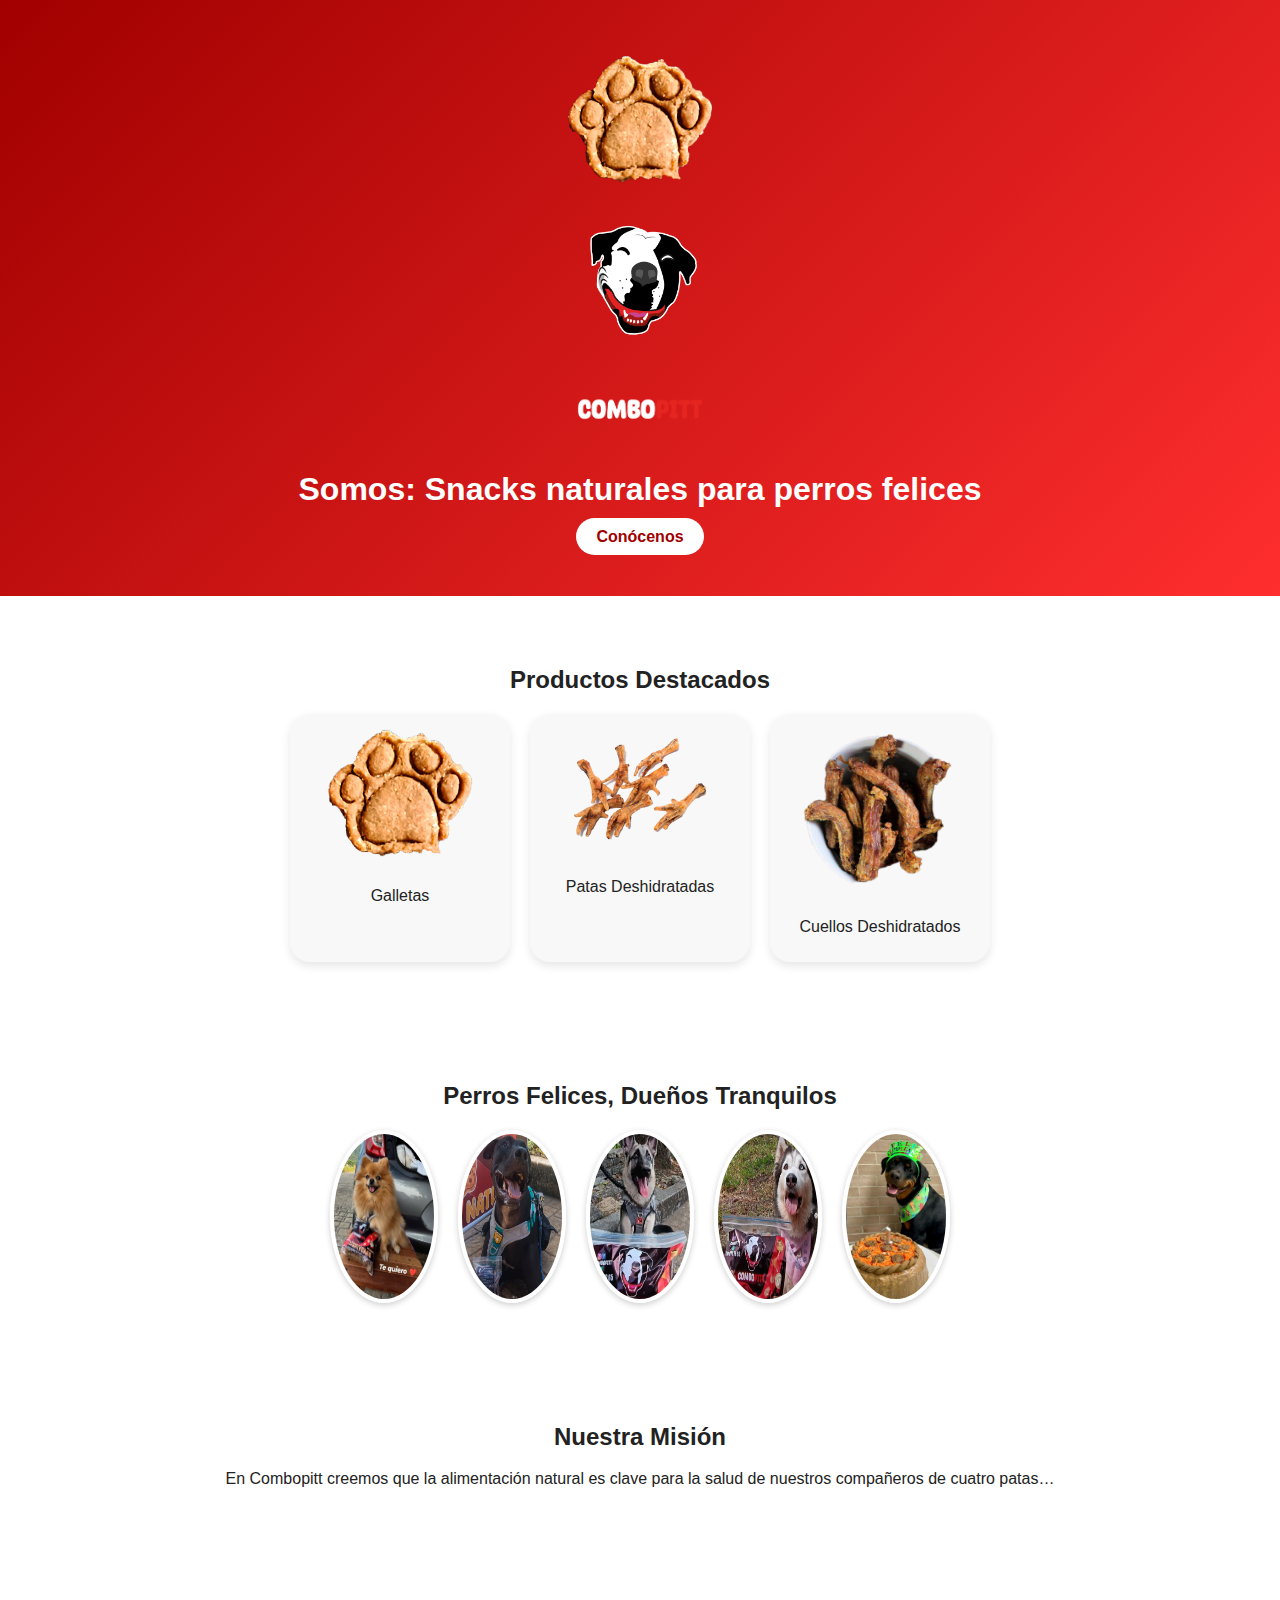
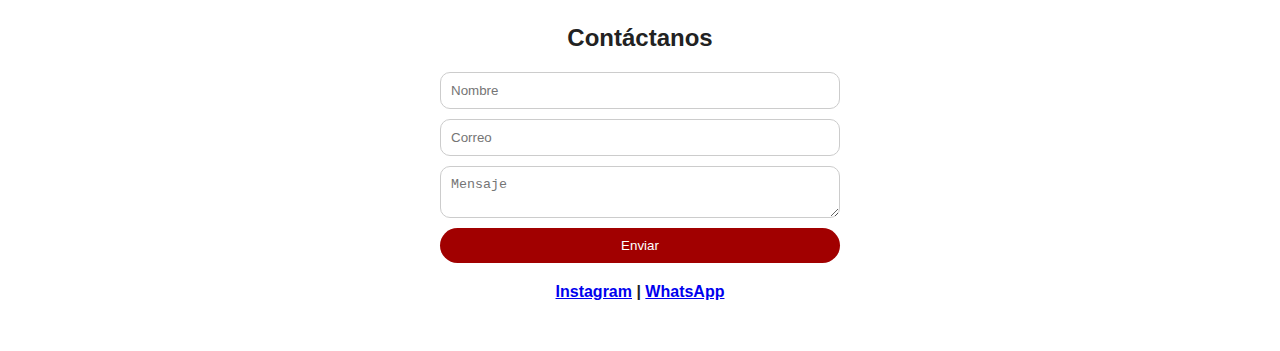
<file: index.html>
<!DOCTYPE html>
<html lang="es">
<head>
    <meta charset="UTF-8" />
    <meta name="viewport" content="width=device-width, initial-scale=1.0"/>
    <title>Combopitt</title>
    <link rel="stylesheet" href="style.css" />
</head>
<body>
    <header class="hero">
        <img src="assets/galleta.png" alt="Galleta Combopitt" class="hero-cookie" />
        <img src="assets/logo.png" alt="Logo" class="logo" />
        <img src="assets/letras.png" alt="Letras Combopitt" class="letras" />
        <h1>Somos: Snacks naturales para perros felices</h1>
        <a href="#productos" class="btn">Conócenos</a>
    </header>

    <section id="productos" class="productos">
        <h2>Productos Destacados</h2>
        <div class="galeria">
            <div class="card"><img src="assets/galleta.png" alt="Galleta"/><p>Galletas</p></div>
            <div class="card"><img src="assets/patas.png" alt="Patas"/><p>Patas Deshidratadas</p></div>
            <div class="card"><img src="assets/cuellos.png" alt="Cuellos"/><p>Cuellos Deshidratados</p></div>
        </div>
    </section>

    <section class="felicidad">
        <h2>Perros Felices, Dueños Tranquilos</h2>
        <div class="perros">
            <img src="assets/perro1.png"/>
            <img src="assets/perro2.png"/>
            <img src="assets/perro3.png"/>
            <img src="assets/perro4.png"/>
            <img src="assets/perro5.png"/>
        </div>
    </section>

    <section class="nosotros">
        <h2>Nuestra Misión</h2>
        <p>En Combopitt creemos que la alimentación natural es clave para la salud de nuestros compañeros de cuatro patas…</p>
    </section>

    <section class="contacto">
        <h2>Contáctanos</h2>
        <form>
            <input type="text" placeholder="Nombre" required />
            <input type="email" placeholder="Correo" required />
            <textarea placeholder="Mensaje"></textarea>
            <button type="submit">Enviar</button>
        </form>
        <div class="sociales">
            <a href="#">Instagram</a> | <a href="#">WhatsApp</a>
        </div>
    </section>
</body>
</html>
</file>
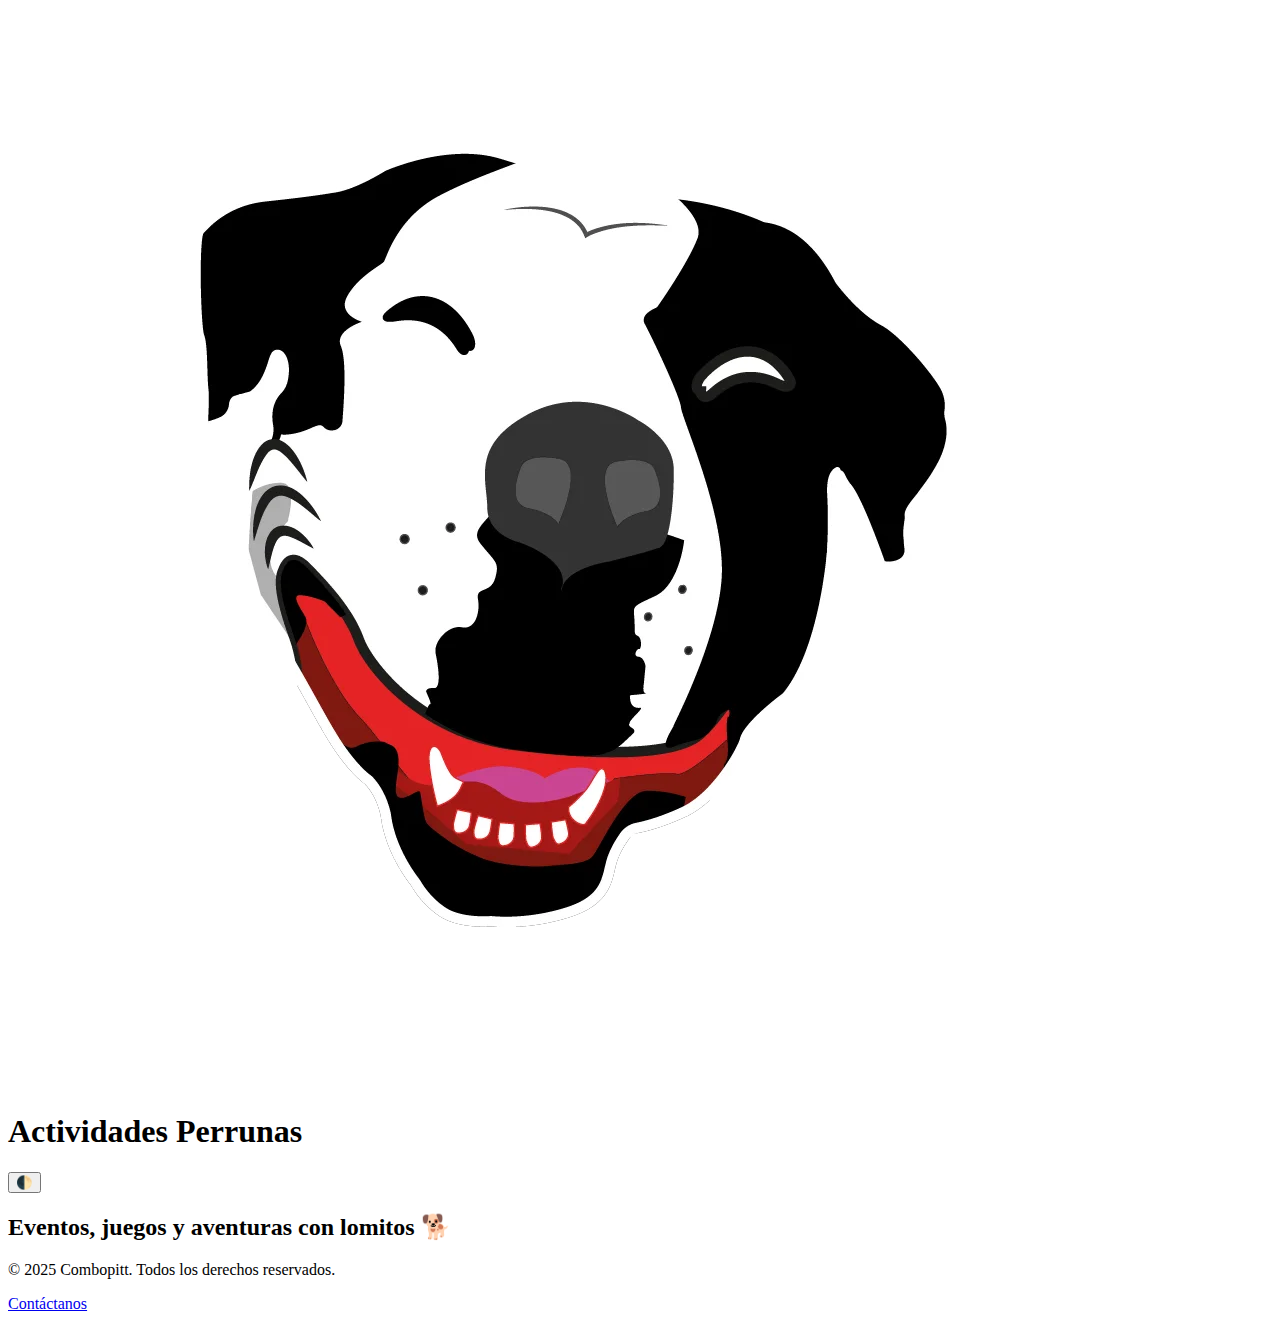
<file: actividades.html>
<!DOCTYPE html>
<html lang="es">
<head>
  <meta charset="UTF-8" />
  <meta name="viewport" content="width=device-width, initial-scale=1.0" />
  <meta name="description" content="Actividades y eventos caninos organizados por Combopitt" />
  <meta name="keywords" content="perros, actividades, eventos, combopitt" />
  <meta property="og:title" content="Actividades – Combopitt" />
  <meta property="og:description" content="Descubre nuestras actividades perrunas: encuentros, paseos, juegos y más." />
  <meta property="og:image" content="assets/logo.webp" />
  <meta property="og:url" content="https://tusitio.com/actividades.html" />
  <title>Actividades – Combopitt</title>
  <link rel="icon" href="assets/favicon.ico" type="image/x-icon" />
  <link rel="stylesheet" href="css/style.css" />
  <link rel="stylesheet" href="css/darkmode-toggle.css" />
</head>
<body>

  <header class="main-header">
    <img src="assets/logo.webp" alt="Logo Combopitt" class="logo" />
    <h1 class="brand-name">Actividades Perrunas</h1>
    <button id="modo-oscuro-toggle" aria-label="Cambiar modo claro/oscuro">🌓</button>
  </header>

  <section class="actividades-container">
    <h2>Eventos, juegos y aventuras con lomitos 🐕</h2>
    <div id="actividadesGrid" class="grid-actividades">
      <!-- Las tarjetas se cargan desde cargarActividades.js -->
    </div>
  </section>

  <footer class="footer">
    <p>&copy; 2025 Combopitt. Todos los derechos reservados.</p>
    <a href="contacto.html">Contáctanos</a>
  </footer>

  <script src="js/modoOscuro.js"></script>
  <script src="js/cargarActividades.js"></script>
</body>
</html>
</file>
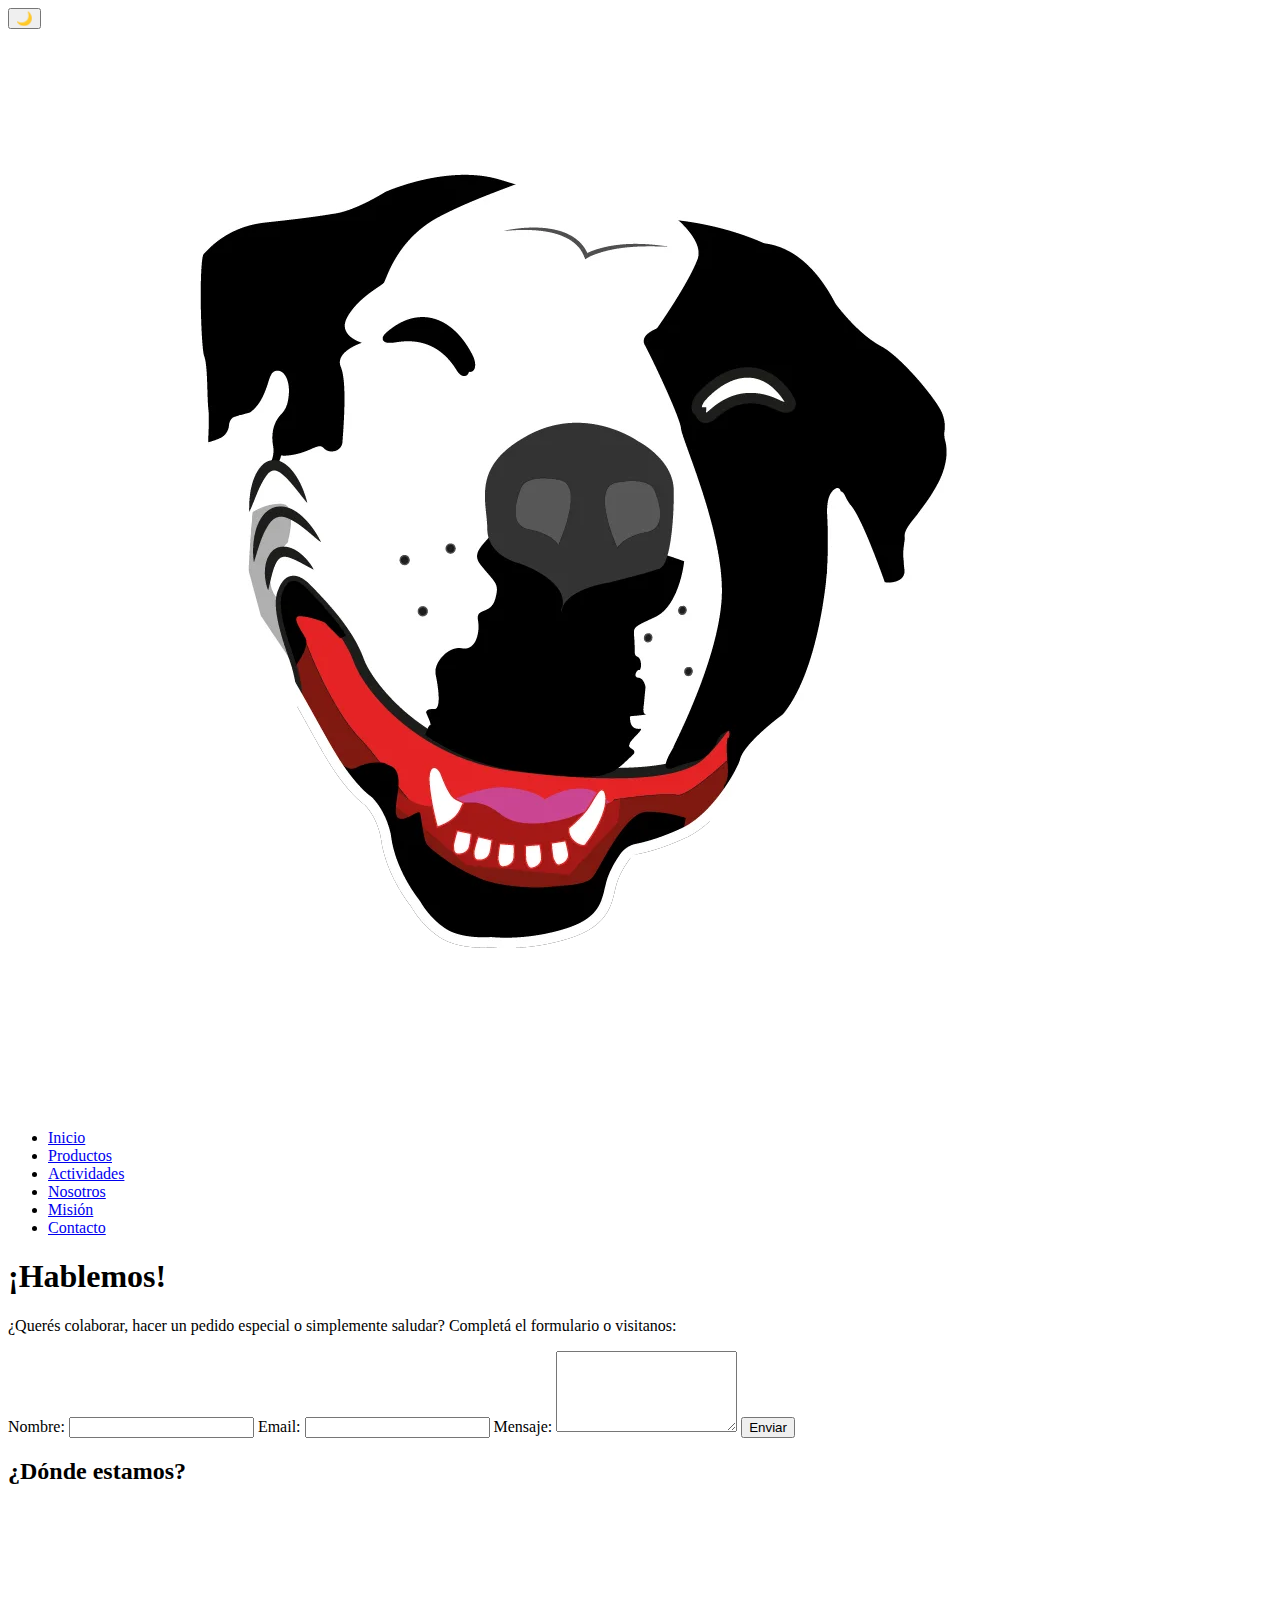
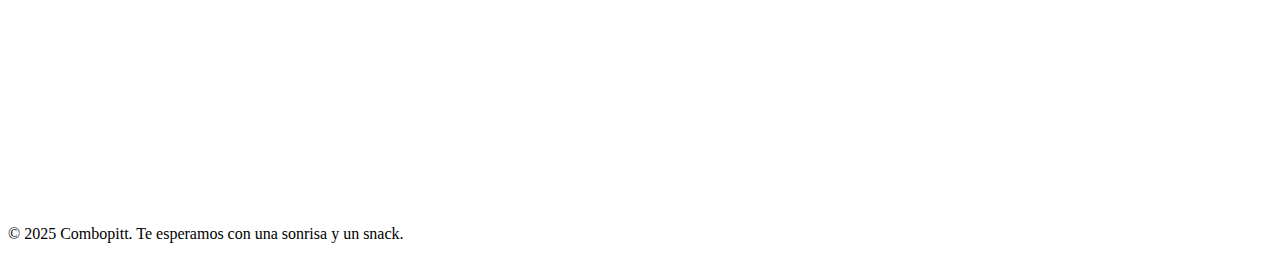
<file: contacto.html>
<!DOCTYPE html>
<html lang="es">
<head>
  <meta charset="UTF-8" />
  <meta name="viewport" content="width=device-width, initial-scale=1.0" />
  <title>Contacto – Combopitt</title>
  <meta name="description" content="¿Querés contactarnos? Escribinos o vení a visitarnos. ¡Nos encantaría conocerte!">
  <link rel="stylesheet" href="css/style.css" />
  <link rel="stylesheet" href="css/darkmode-toggle.css" />
  <script src="js/modoOscuro.js" defer></script>
  <script src="js/animaciones.js" defer></script>
</head>
<body class="contacto-body">

  <!-- Botón de modo oscuro -->
  <div class="darkmode-toggle">
    <button id="darkmode-btn" aria-label="Alternar modo oscuro">🌙</button>
  </div>

  <header class="main-header">
    <a href="index.html" class="logo">
      <img src="assets/logo.webp" alt="Logo Combopitt" loading="lazy" />
    </a>
    <nav>
      <ul>
        <li><a href="index.html">Inicio</a></li>
        <li><a href="productos.html">Productos</a></li>
        <li><a href="actividades.html">Actividades</a></li>
        <li><a href="nosotros.html">Nosotros</a></li>
        <li><a href="mision.html">Misión</a></li>
        <li class="active"><a href="contacto.html">Contacto</a></li>
      </ul>
    </nav>
  </header>

  <main class="contacto-content">
    <section class="formulario-section" data-sr>
      <h1>¡Hablemos!</h1>
      <p>¿Querés colaborar, hacer un pedido especial o simplemente saludar? Completá el formulario o visitanos:</p>

      <form class="contact-form" action="#" method="POST">
        <label for="nombre">Nombre:</label>
        <input type="text" id="nombre" name="nombre" required />

        <label for="email">Email:</label>
        <input type="email" id="email" name="email" required />

        <label for="mensaje">Mensaje:</label>
        <textarea id="mensaje" name="mensaje" rows="5" required></textarea>

        <button type="submit" class="boton-principal">Enviar</button>
      </form>
    </section>

    <section class="mapa-section" data-sr>
      <h2>¿Dónde estamos?</h2>
      <div class="mapa-container">
        <iframe
          src="https://www.google.com/maps/embed?pb=!1m18!1m12!1m3!1d3282.9588251975995!2d-58.456792824265225!3d-34.630932659185736!2m3!1f0!2f0!3f0!3m2!1i1024!2i768!4f13.1!3m3!1m2!1s0x95bccae2843e0d8f%3A0xf1e6b13df6a3277!2sParque%20Centenario%2C%20CABA!5e0!3m2!1ses-419!2sar!4v1714572443611!5m2!1ses-419!2sar"
          width="100%"
          height="300"
          style="border:0;"
          allowfullscreen=""
          loading="lazy"
          referrerpolicy="no-referrer-when-downgrade"
        ></iframe>
      </div>
    </section>
  </main>

  <footer class="footer">
    <p>&copy; 2025 Combopitt. Te esperamos con una sonrisa y un snack.</p>
  </footer>

</body>
</html>
</file>
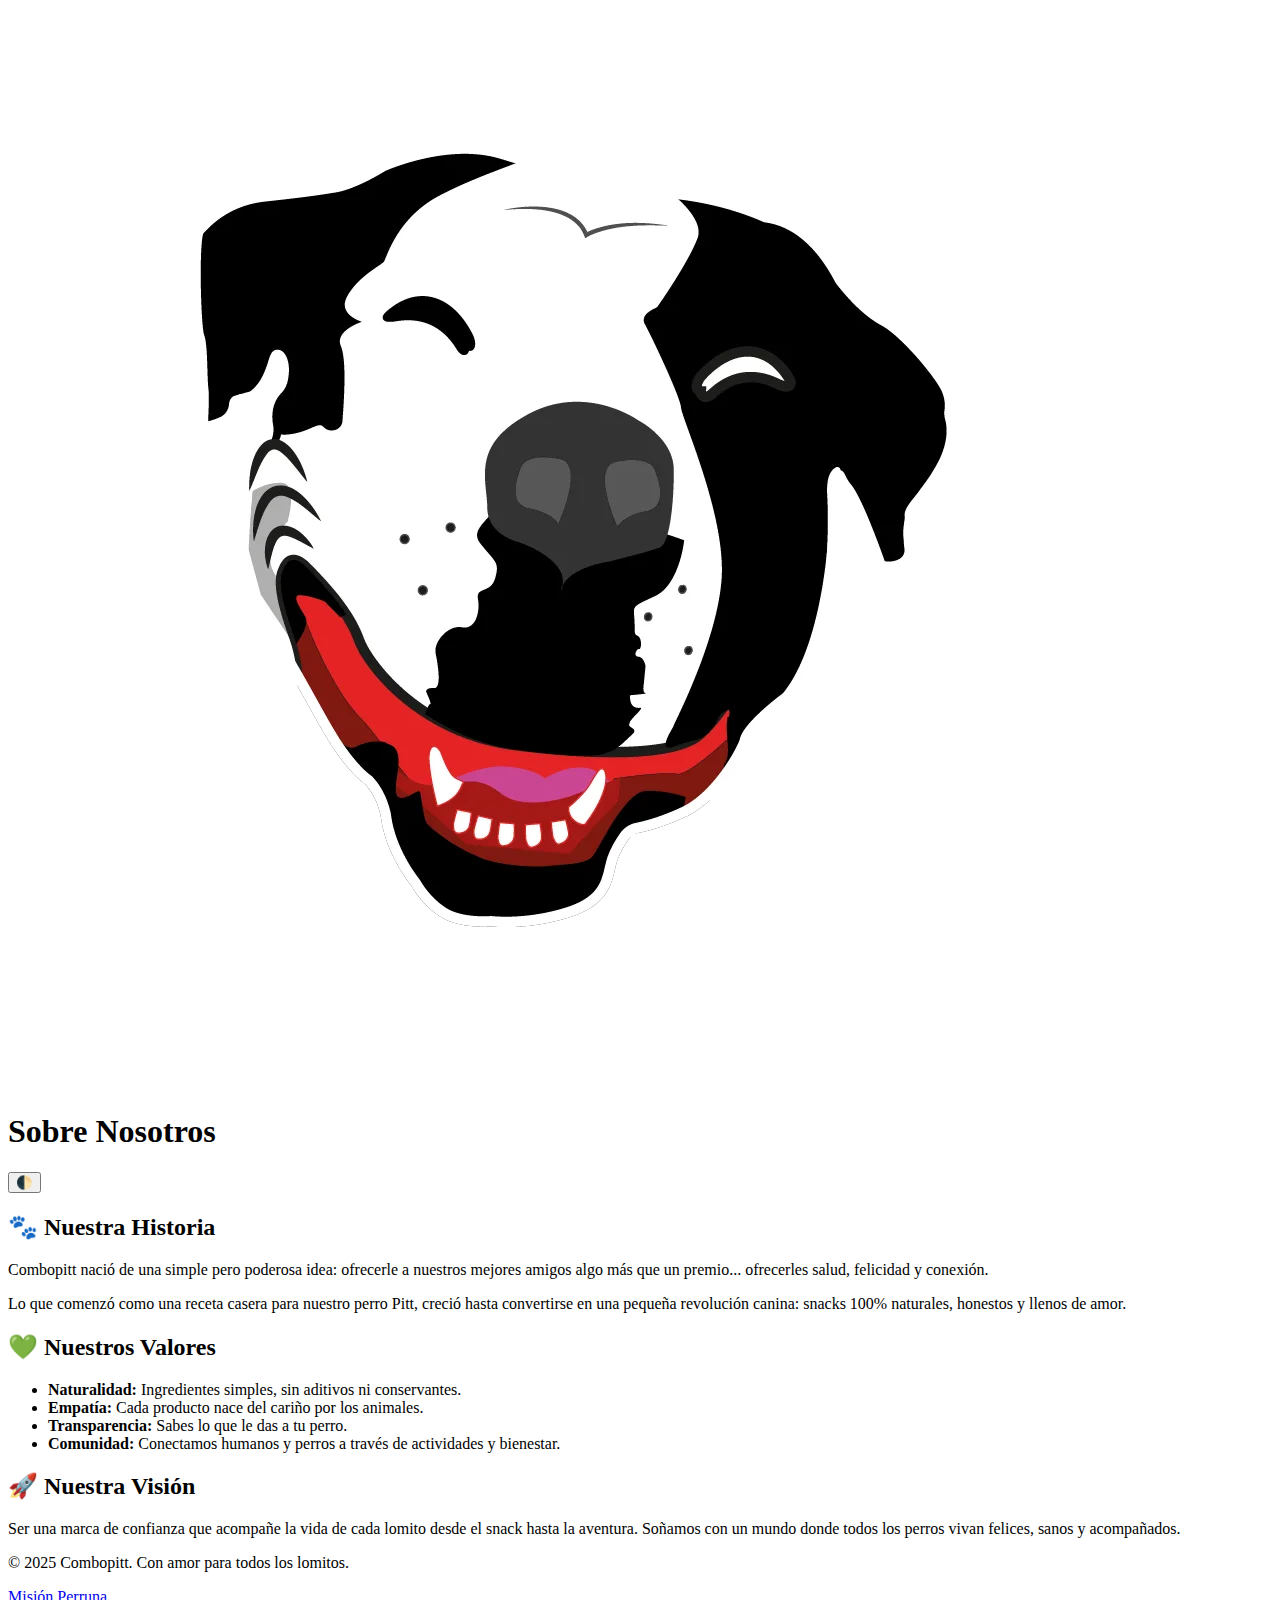
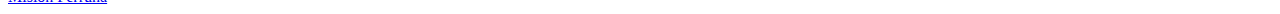
<file: nosotros.html>
<!DOCTYPE html>
<html lang="es">
<head>
  <meta charset="UTF-8" />
  <meta name="viewport" content="width=device-width, initial-scale=1.0" />
  <meta name="description" content="Conoce la historia y valores de Combopitt, snacks naturales para perros" />
  <meta name="keywords" content="nosotros, historia, valores, combopitt, perros, marca" />
  <meta property="og:title" content="Nosotros – Combopitt" />
  <meta property="og:description" content="Somos amantes de los lomitos. Así nació Combopitt: snacks con propósito." />
  <meta property="og:image" content="assets/logo.webp" />
  <meta property="og:url" content="https://tusitio.com/nosotros.html" />
  <title>Nosotros – Combopitt</title>
  <link rel="icon" href="assets/favicon.ico" type="image/x-icon" />
  <link rel="stylesheet" href="css/style.css" />
  <link rel="stylesheet" href="css/darkmode-toggle.css" />
</head>
<body>

  <header class="main-header">
    <img src="assets/logo.webp" alt="Logo Combopitt" class="logo" />
    <h1 class="brand-name">Sobre Nosotros</h1>
    <button id="modo-oscuro-toggle" aria-label="Cambiar modo claro/oscuro">🌓</button>
  </header>

  <main class="nosotros-container">
    <section class="historia">
      <h2>🐾 Nuestra Historia</h2>
      <p>
        Combopitt nació de una simple pero poderosa idea: ofrecerle a nuestros mejores amigos
        algo más que un premio... ofrecerles salud, felicidad y conexión.
      </p>
      <p>
        Lo que comenzó como una receta casera para nuestro perro Pitt, creció hasta convertirse en una
        pequeña revolución canina: snacks 100% naturales, honestos y llenos de amor.
      </p>
    </section>

    <section class="valores">
      <h2>💚 Nuestros Valores</h2>
      <ul>
        <li><strong>Naturalidad:</strong> Ingredientes simples, sin aditivos ni conservantes.</li>
        <li><strong>Empatía:</strong> Cada producto nace del cariño por los animales.</li>
        <li><strong>Transparencia:</strong> Sabes lo que le das a tu perro.</li>
        <li><strong>Comunidad:</strong> Conectamos humanos y perros a través de actividades y bienestar.</li>
      </ul>
    </section>

    <section class="vision">
      <h2>🚀 Nuestra Visión</h2>
      <p>
        Ser una marca de confianza que acompañe la vida de cada lomito desde el snack hasta la aventura.
        Soñamos con un mundo donde todos los perros vivan felices, sanos y acompañados.
      </p>
    </section>
  </main>

  <footer class="footer">
    <p>&copy; 2025 Combopitt. Con amor para todos los lomitos.</p>
    <a href="mision.html">Misión Perruna</a>
  </footer>

  <script src="js/modoOscuro.js"></script>
</body>
</html>
</file>
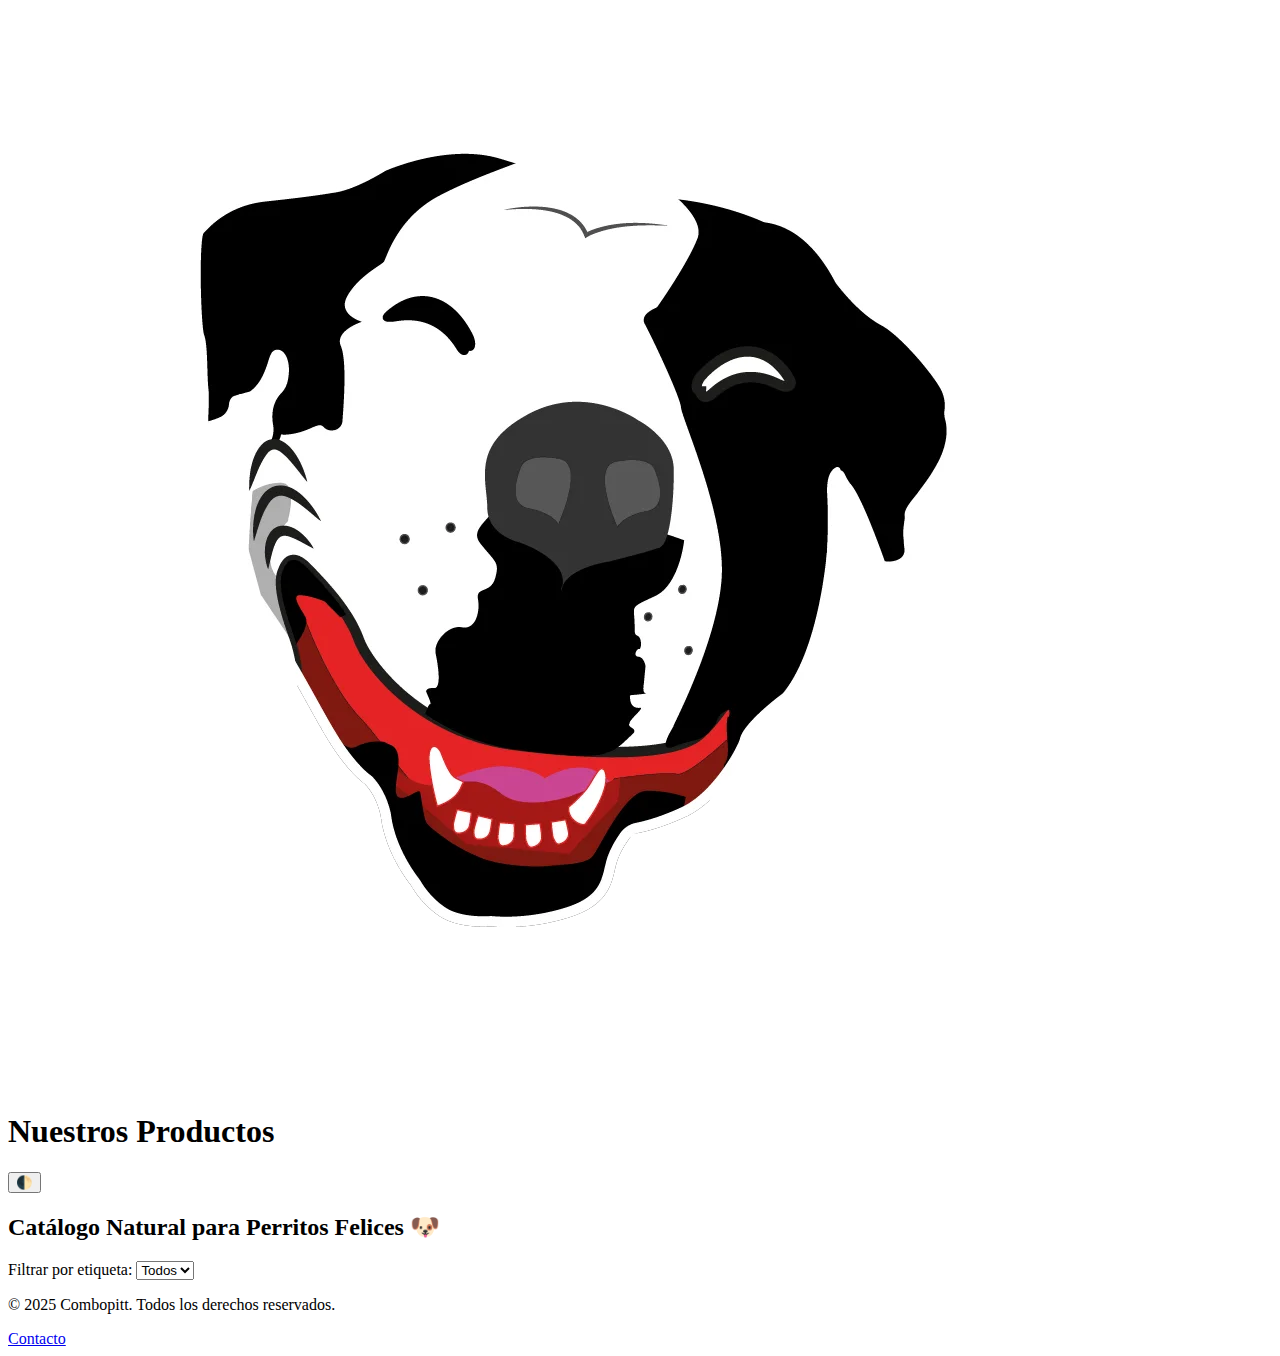
<file: productos.html>
<!DOCTYPE html>
<html lang="es">
<head>
  <meta charset="UTF-8" />
  <meta name="viewport" content="width=device-width, initial-scale=1.0" />
  <meta name="description" content="Catálogo de snacks naturales para perros – Combopitt" />
  <meta name="keywords" content="snacks, perros, productos naturales, catálogo, combopitt" />
  <meta property="og:title" content="Catálogo – Combopitt" />
  <meta property="og:description" content="Explora nuestra variedad de snacks naturales para perros felices y saludables." />
  <meta property="og:image" content="assets/logo.webp" />
  <meta property="og:url" content="https://tusitio.com/productos.html" />
  <title>Productos – Combopitt</title>
  <link rel="icon" href="assets/favicon.ico" type="image/x-icon" />
  <link rel="stylesheet" href="css/style.css" />
  <link rel="stylesheet" href="css/darkmode-toggle.css" />
</head>
<body>

  <header class="main-header">
    <img src="assets/logo.webp" alt="Logo Combopitt" class="logo" />
    <h1 class="brand-name">Nuestros Productos</h1>
    <button id="modo-oscuro-toggle" aria-label="Cambiar modo claro/oscuro">🌓</button>
  </header>

  <section class="productos-container">
    <h2>Catálogo Natural para Perritos Felices 🐶</h2>

    <!-- Filtros -->
    <div class="filtros">
      <label for="etiquetaSelect">Filtrar por etiqueta:</label>
      <select id="etiquetaSelect">
        <option value="todos">Todos</option>
        <!-- Opciones dinámicas desde JS -->
      </select>
    </div>

    <!-- Grid de productos -->
    <div id="productosGrid" class="grid-productos">
      <!-- Se insertarán tarjetas desde cargarProductos.js -->
    </div>
  </section>

  <footer class="footer">
    <p>&copy; 2025 Combopitt. Todos los derechos reservados.</p>
    <a href="contacto.html">Contacto</a>
  </footer>

  <script src="js/modoOscuro.js"></script>
  <script src="js/cargarProductos.js"></script>
</body>
</html>
</file>
<file: style.css>
body {
    margin: 0;
    font-family: 'Arial', sans-serif;
    background: #fff;
    color: #222;
}

.hero {
    background: linear-gradient(135deg, #a10000, #ff2e2e);
    text-align: center;
    padding: 50px 20px;
    color: white;
}

.hero img.hero-cookie {
    width: 200px;
    animation: fadeIn 2s ease-out;
}

.hero .logo, .hero .letras {
    width: 150px;
    margin: 10px auto;
    display: block;
}

.hero h1 {
    font-size: 2rem;
    margin: 20px 0;
}

.btn {
    background: white;
    color: #a10000;
    padding: 10px 20px;
    border-radius: 30px;
    text-decoration: none;
    font-weight: bold;
}

.productos, .felicidad, .nosotros, .contacto {
    padding: 50px 20px;
    text-align: center;
}

.galeria, .perros {
    display: flex;
    justify-content: center;
    gap: 20px;
    flex-wrap: wrap;
}

.card {
    width: 200px;
    padding: 10px;
    background: #f8f8f8;
    border-radius: 20px;
    box-shadow: 0 4px 10px rgba(0,0,0,0.1);
    transition: transform 0.3s ease;
}

.card:hover {
    transform: scale(1.05);
}

.card img {
    width: 100%;
    border-radius: 10px;
}

.perros img {
    width: 100px;
    border-radius: 50%;
    border: 4px solid #fff;
    box-shadow: 0 2px 6px rgba(0,0,0,0.2);
}

.contacto form {
    display: grid;
    gap: 10px;
    max-width: 400px;
    margin: auto;
}

input, textarea {
    padding: 10px;
    border-radius: 10px;
    border: 1px solid #ccc;
}

button {
    background: #a10000;
    color: white;
    border: none;
    padding: 10px;
    border-radius: 20px;
    cursor: pointer;
}

.sociales {
    margin-top: 20px;
    font-weight: bold;
}

@keyframes fadeIn {
    from { opacity: 0; transform: scale(0.8); }
    to { opacity: 1; transform: scale(1); }
}
</file>
<file: css/style.css>
/* Custom styles will be added here */
</file>
<file: css/darkmode-toggle.css>
/* =====================================
   🌗 BOTÓN CONMUTADOR MODO OSCURO/CLARO
   Estilo: Combopitt (rojo, negro, blanco)
===================================== */

.toggle-container {
  position: fixed;
  top: 1rem;
  right: 1rem;
  z-index: 1000;
}

.toggle-switch {
  position: relative;
  width: 64px;
  height: 32px;
  background-color: #e63946; /* Rojo vivo */
  border-radius: 32px;
  cursor: pointer;
  transition: background-color 0.3s ease;
  box-shadow: 0 0 8px rgba(0, 0, 0, 0.25);
}

.toggle-switch::before {
  content: "";
  position: absolute;
  top: 4px;
  left: 4px;
  width: 24px;
  height: 24px;
  background-color: #ffffff;
  border-radius: 50%;
  transition: transform 0.3s ease;
  box-shadow: 0 2px 5px rgba(0, 0, 0, 0.4);
}

/* Estilo cuando está en modo oscuro */
.toggle-switch.dark {
  background-color: #111111; /* Fondo negro */
}

.toggle-switch.dark::before {
  transform: translateX(32px);
}

/* Iconos dentro del botón */
.toggle-switch .icon {
  position: absolute;
  top: 50%;
  transform: translateY(-50%);
  font-size: 14px;
  color: white;
  pointer-events: none;
  opacity: 0.8;
}

.toggle-switch .icon.sun {
  left: 8px;
}

.toggle-switch .icon.moon {
  right: 8px;
}

/* Transiciones suaves en la página */
body {
  transition: background-color 0.3s ease, color 0.3s ease;
}
</file>
